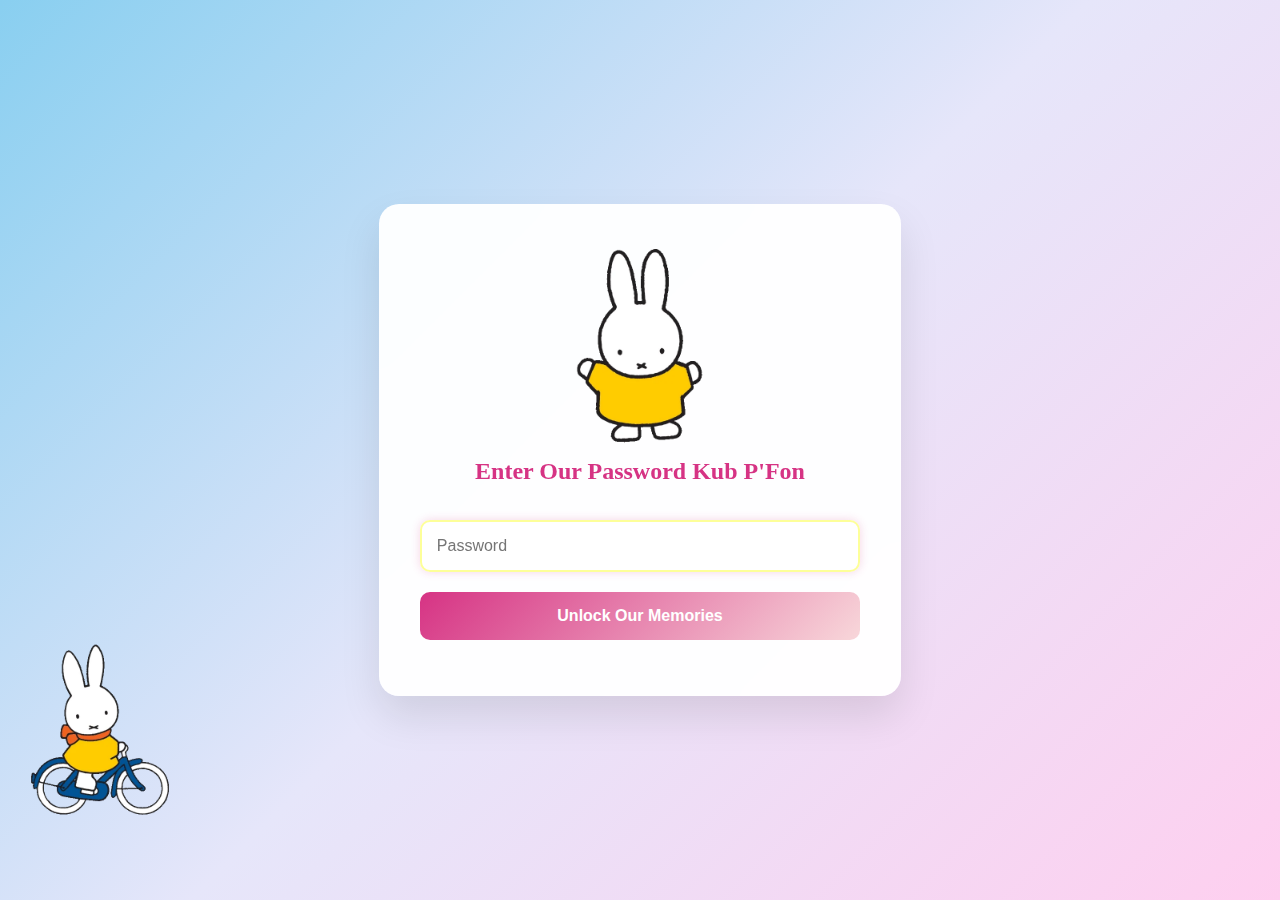
<file: index.html>
<!DOCTYPE html>
<html lang="en">
<head>
    <meta charset="UTF-8">
    <meta name="viewport" content="width=device-width, initial-scale=1.0">
    <title>IT'S BEEN AMAZING 8TH MONHT</title>
    <link rel="stylesheet" href="style.css">
</head>
<body class="login-page">
    <div class="miffy-animation">
        <img src="public/images/giphy (1).webp" alt="Miffy walking" class="miffy">
    </div>
    
    <div class="login-container">
        <div class="login-box">
            <img src="public/images/miffy1.webp" width="200px" height="200px">
            <h2>Enter Our Password Kub P'Fon</h2>
            <form id="loginForm">
                <input type="password" id="passwordInput" placeholder="Password" required>
                <button type="submit">Unlock Our Memories</button>
            </form>
            <div id="errorMessage" class="error-message"></div>
        </div>
    </div>
    
    <script src="script.js"></script>
</body>
</html>
</file>
<file: style.css>
/* Global Styles */
* {
    margin: 0;
    padding: 0;
    box-sizing: border-box;
}

body {
    font-family: 'Georgia', serif;
    line-height: 1.6;
    color: #333;
}

/* Login Page Styles */
.login-page {
    background: linear-gradient(135deg, #89CFF0 0%, #E6E6FA 50%, #fecfef 100%);
    min-height: 100vh;
    display: flex;
    align-items: center;
    justify-content: center;
    position: relative;
    overflow: hidden;
}

.miffy-animation {
    position: absolute;
    top: 0;
    left: 0;
    width: 100%;
    height: 100%;
    pointer-events: none;
    z-index: 1;
}

.miffy {
    position: absolute;
    width: 200px;
    height: 200px;
    animation: walkAcross 15s linear infinite;
    top: 70%;
}

@keyframes walkAcross {
    0% {
        left: -100px;
        transform: scaleX(1);
    }
    50% {
        left: calc(50% - 40px);
    }
    100% {
        left: calc(100% + 100px);
        transform: scaleX(1);
    }
}

.login-container {
    z-index: 2;
    position: relative;
}

.login-box {
    background: rgba(255, 255, 255, 0.95);
    padding: 40px;
    border-radius: 20px;
    box-shadow: 0 20px 40px rgba(0, 0, 0, 0.1);
    text-align: center;
    backdrop-filter: blur(10px);
    border: 1px solid rgba(255, 255, 255, 0.2);
    min-width: 350px;
    animation: fadeInUp 1s ease-out;
}

@keyframes fadeInUp {
    from {
        opacity: 0;
        transform: translateY(30px);
    }
    to {
        opacity: 1;
        transform: translateY(0);
    }
}

.heart-lock {
    font-size: 4rem;
    margin-bottom: 20px;
    animation: heartbeat 2s ease-in-out infinite;
}

@keyframes heartbeat {
    0%, 100% {
        transform: scale(1);
    }
    50% {
        transform: scale(1.1);
    }
}

.login-box h2 {
    color: #d63384;
    margin-bottom: 30px;
    font-size: 1.5rem;
}

.login-box input {
    width: 100%;
    padding: 15px;
    border: 2px solid #f8d7da;
    border-radius: 10px;
    font-size: 1rem;
    margin-bottom: 20px;
    transition: border-color 0.3s ease;
    background: rgba(255, 255, 255, 0.8);
}

.login-box input:focus {
    outline: none;
    border-color: #fdff99;
    box-shadow: 0 0 10px rgba(214, 51, 132, 0.2);
}

.login-box button {
    width: 100%;
    padding: 15px;
    background: linear-gradient(135deg, #d63384, #f8d7da);
    color: white;
    border: none;
    border-radius: 10px;
    font-size: 1rem;
    font-weight: bold;
    cursor: pointer;
    transition: transform 0.3s ease, box-shadow 0.3s ease;
}

.login-box button:hover {
    transform: translateY(-2px);
    box-shadow: 0 10px 20px rgba(214, 51, 132, 0.3);
}

.error-message {
    color: #dc3545;
    margin-top: 15px;
    font-size: 0.9rem;
    opacity: 0;
    transition: opacity 0.3s ease;
}

.error-message.show {
    opacity: 1;
}

/* Main Page Styles */
.main-page {
    background: linear-gradient(135deg, #ffeef8 0%, #fff5f5 100%);
    min-height: 100vh;
}

.celebration-header {
    text-align: center;
    padding: 40px 20px;
    background: linear-gradient(135deg, #ff9a9e 0%, #fecfef 100%);
    color: white;
    margin-bottom: 40px;
}

.celebration-header h1 {
    font-size: 2.5rem;
    margin-bottom: 30px;
    text-shadow: 2px 2px 4px rgba(0, 0, 0, 0.1);
}

.celebration-gif {
    display: flex;
    justify-content: center;
}

.celebration-image {
    max-width: 300px;
    height: auto;
    border-radius: 15px;
}

.memories-container {
    max-width: 1200px;
    margin: 0 auto;
    padding: 0 20px;
}

.memories-title {
    text-align: center;
    font-size: 2rem;
    color: #d63384;
    margin-bottom: 50px;
}

.months-grid {
    display: grid;
    grid-template-columns: repeat(auto-fit, minmax(300px, 1fr));
    gap: 30px;
    margin-bottom: 60px;
}

.month-card {
    background: white;
    border-radius: 20px;
    padding: 25px;
    box-shadow: 0 10px 30px rgba(0, 0, 0, 0.1);
    transition: transform 0.3s ease, box-shadow 0.3s ease;
    text-align: center;
}

.month-card:hover {
    transform: translateY(-5px);
    box-shadow: 0 20px 40px rgba(0, 0, 0, 0.15);
}

.month-card h3 {
    color: #d63384;
    font-size: 1.5rem;
    margin-bottom: 20px;
}

.photo-container {
    margin-bottom: 20px;
    overflow: hidden;
    border-radius: 15px;
}

.month-photo {
    width: 100%;
    height: 250px;
    object-fit: cover;
    transition: transform 0.3s ease;
}

.month-photo:hover {
    transform: scale(1.05);
}

.month-caption {
    color: #666;
    font-style: italic;
    line-height: 1.6;
}

/* First Date Section */
.first-date-section {
    background: linear-gradient(135deg, #ff9a9e 0%, #fecfef 100%);
    border-radius: 30px;
    padding: 50px;
    margin: 60px 0;
    text-align: center;
    color: white;
}

.first-date-section h2 {
    font-size: 2.2rem;
    margin-bottom: 40px;
    text-shadow: 2px 2px 4px rgba(0, 0, 0, 0.1);
}

.first-date-card {
    background: rgba(255, 255, 255, 0.95);
    border-radius: 20px;
    padding: 40px;
    color: #333;
    max-width: 600px;
    margin: 0 auto;
}

.first-date-card h3 {
    color: #d63384;
    font-size: 1.8rem;
    margin-bottom: 25px;
}

.first-date-photo {
    width: 100%;
    max-width: 400px;
    height: 300px;
    object-fit: cover;
    border-radius: 15px;
    margin-bottom: 25px;
}

.first-date-message {
    font-size: 1.1rem;
    line-height: 1.8;
    color: #555;
    text-align: left;
}

.love-footer {
    text-align: center;
    padding: 40px;
    background: #d63384;
    color: white;
    font-size: 1.9rem;
}

/* Responsive Design */
@media (max-width: 768px) {
    .login-box {
        margin: 20px;
        padding: 30px;
        min-width: auto;
    }
    
    .celebration-header h1 {
        font-size: 2rem;
    }
    
    .memories-title {
        font-size: 1.5rem;
    }
    
    .months-grid {
        grid-template-columns: 1fr;
        gap: 20px;
    }
    
    .first-date-section {
        padding: 30px 20px;
        margin: 40px 0;
    }
    
    .first-date-section h2 {
        font-size: 1.8rem;
    }
    
    .first-date-card {
        padding: 25px;
    }
}

@media (max-width: 480px) {
    .miffy {
        width: 60px;
        height: 60px;
    }
    
    .celebration-header h1 {
        font-size: 1.5rem;
    }
    
    .celebration-image {
        max-width: 250px;
    }
    
    .month-photo, .first-date-photo {
        height: 200px;
    }
}
</file>
